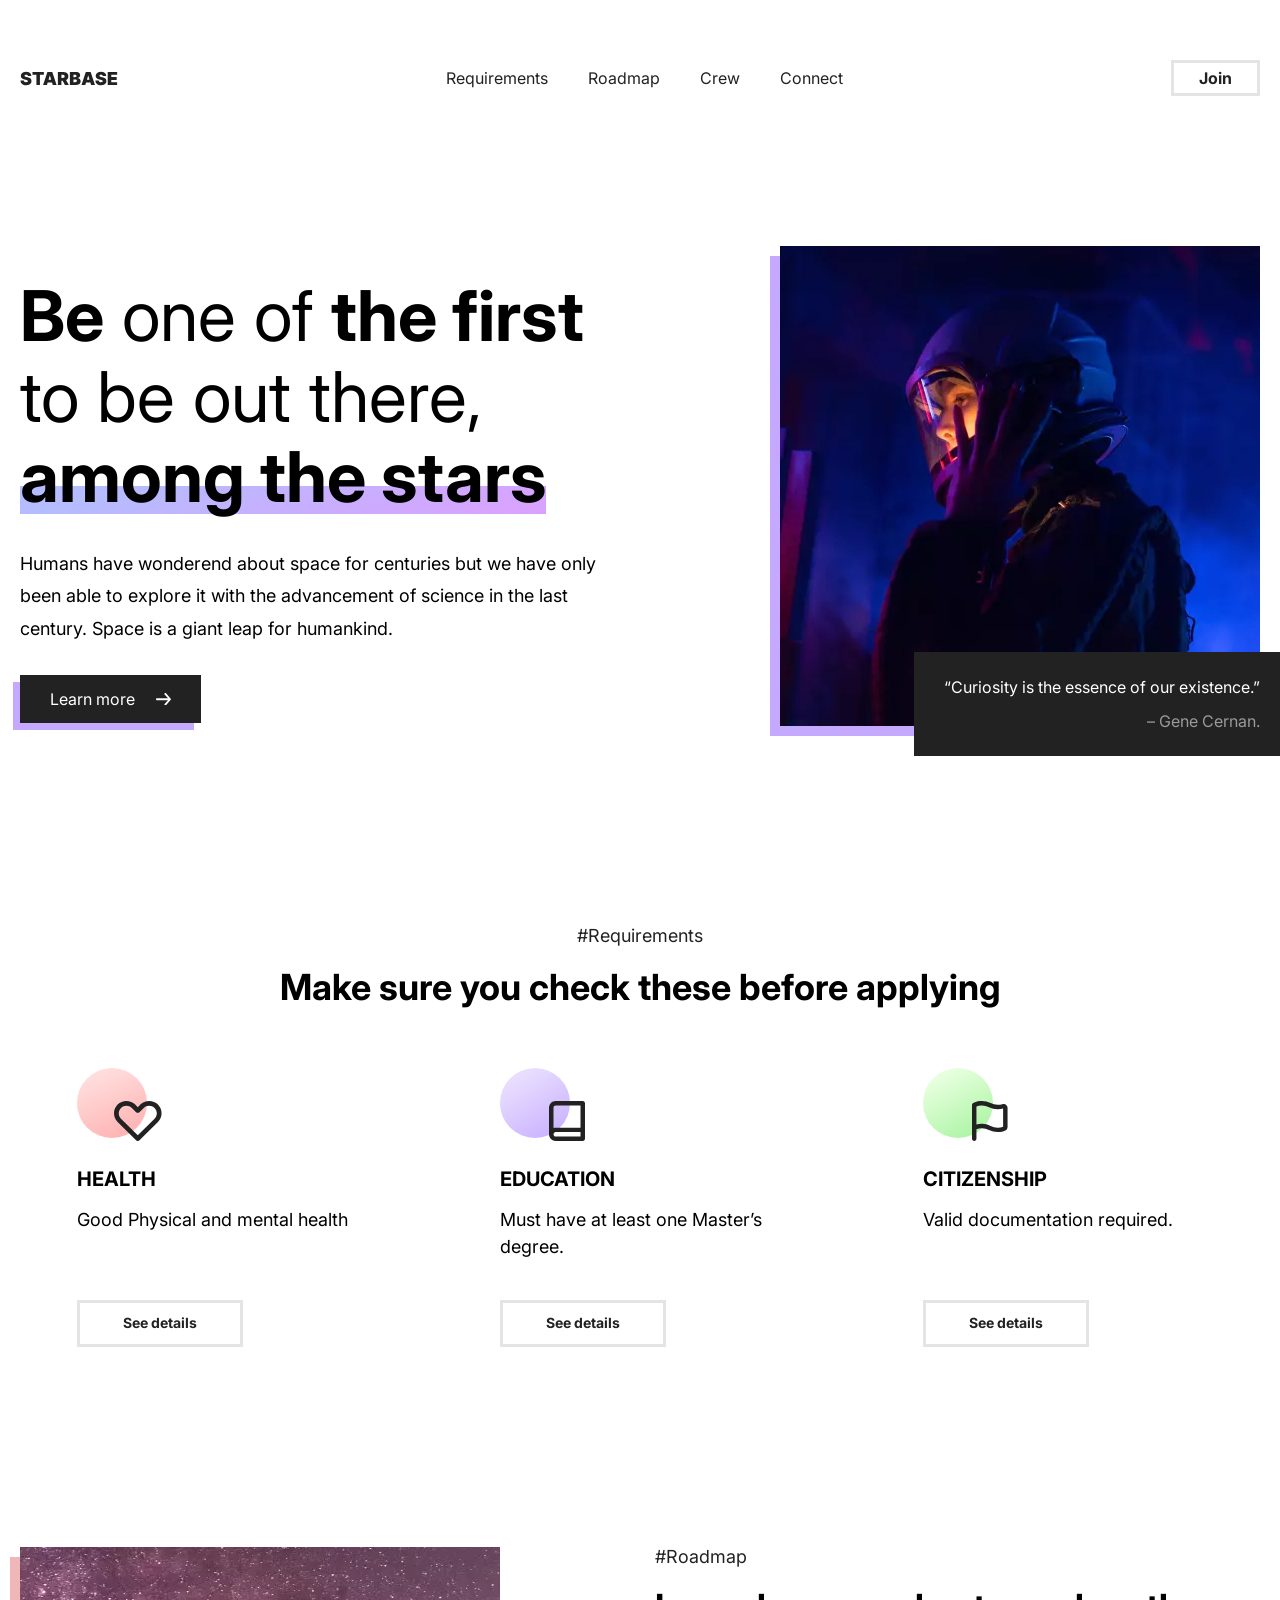
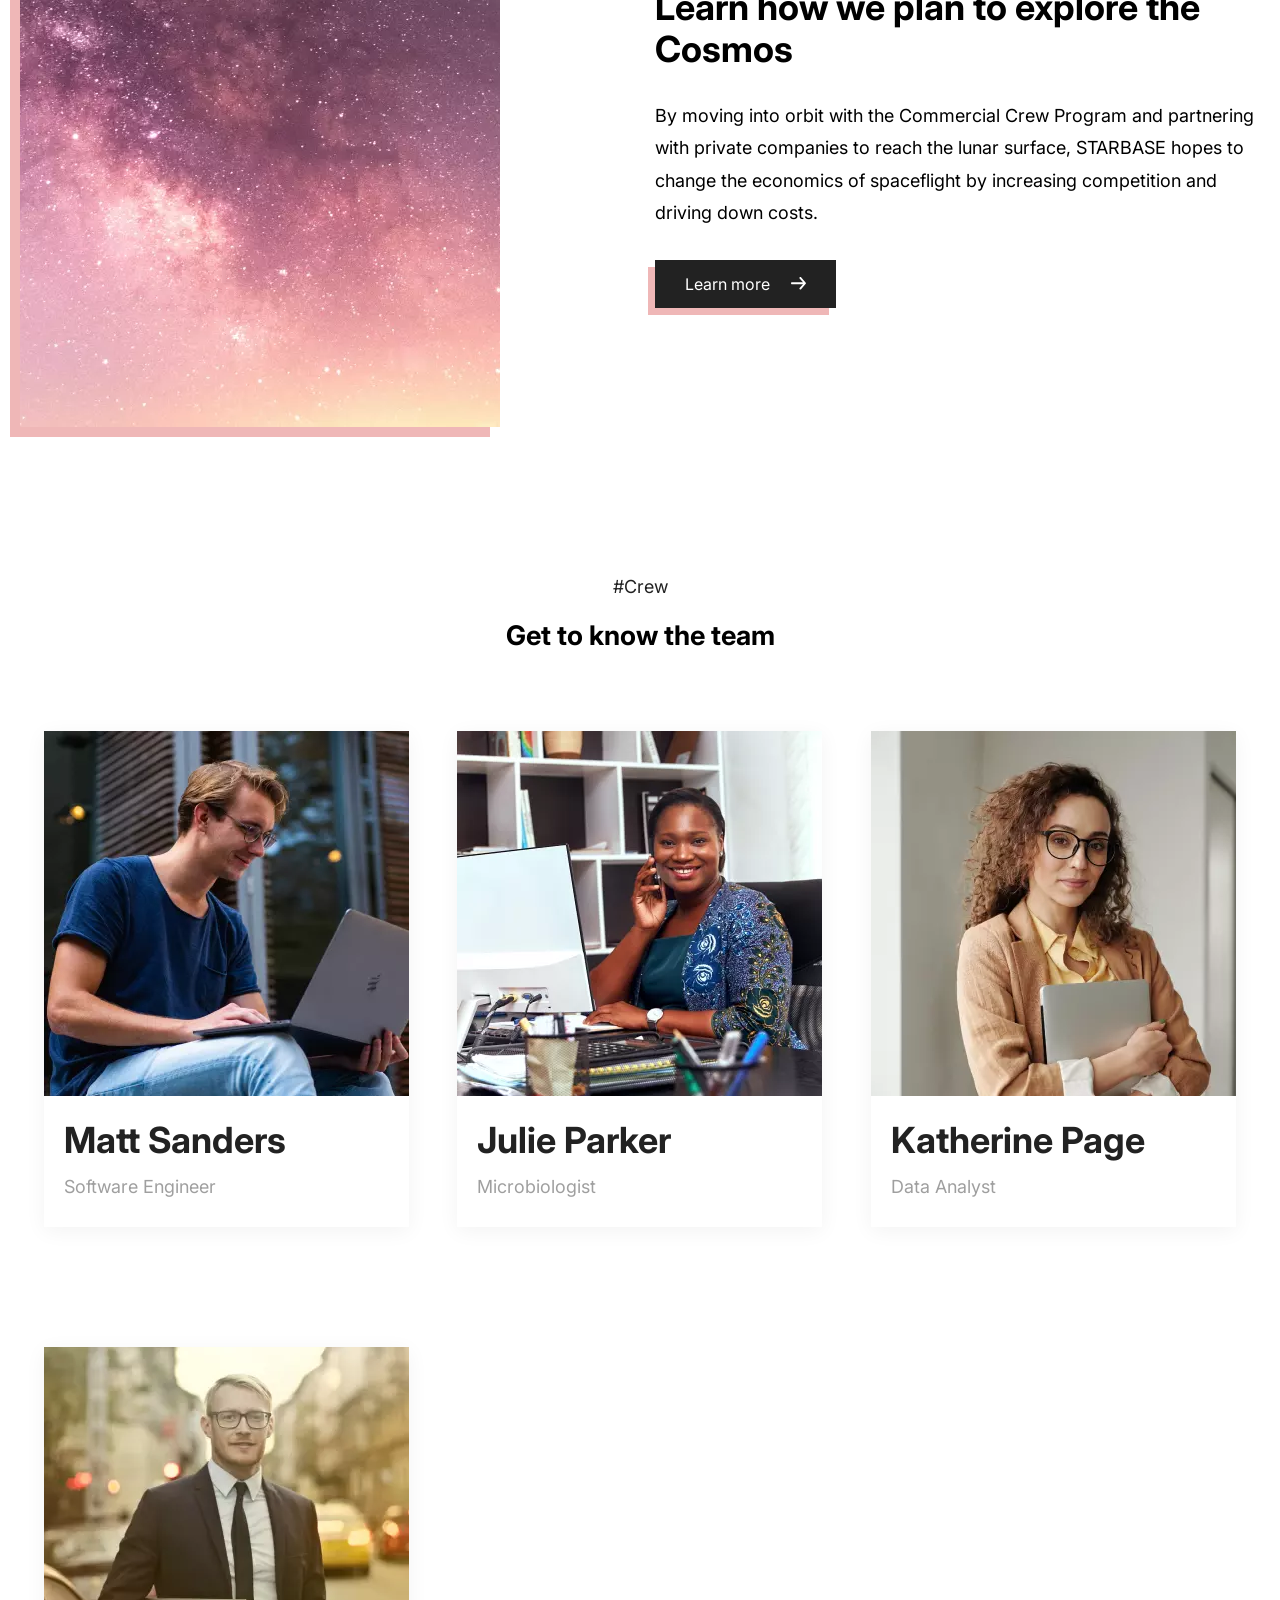
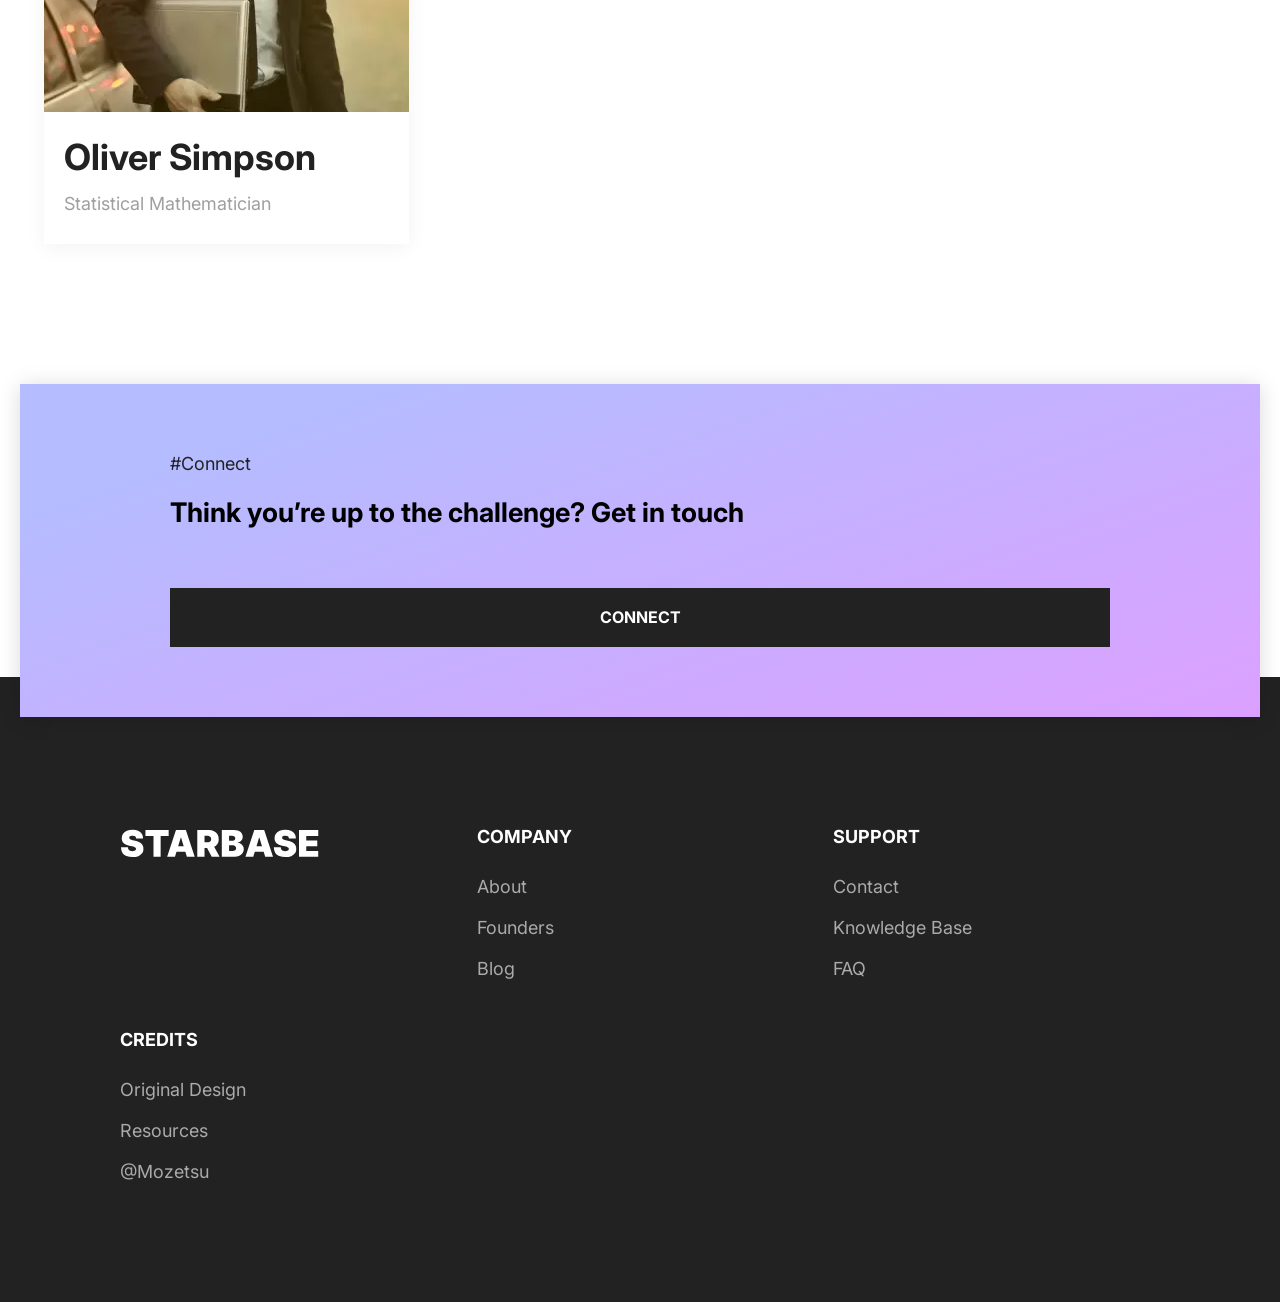
<file: index.html>
<!DOCTYPE html>
<html lang="en">
	<head>
		<meta charset="UTF-8" />
		<meta http-equiv="X-UA-Compatible" content="IE=edge" />
		<meta name="viewport" content="width=device-width, initial-scale=1.0" />
		<title>Starbase</title>
		<link rel="stylesheet" href="css/normalize.css" />
		<link rel="stylesheet" href="css/styles.css" />
		<script defer src="js/main.js"></script>
	</head>
	<body>
		<nav class="navbar container">
			<span class="navbar__logo">
				<svg width="98" height="15" viewBox="0 0 98 15" fill="none" xmlns="http://www.w3.org/2000/svg">
					<path
						d="M7.90057 5C7.86648 4.57386 7.70668 4.24148 7.42116 4.00284C7.13991 3.7642 6.71165 3.64489 6.13636 3.64489C5.76989 3.64489 5.46946 3.68963 5.23509 3.77912C5.00497 3.86435 4.83452 3.98153 4.72372 4.13068C4.61293 4.27983 4.5554 4.45028 4.55114 4.64205C4.54261 4.79972 4.57031 4.94247 4.63423 5.07031C4.70242 5.19389 4.80895 5.30682 4.95384 5.40909C5.09872 5.5071 5.28409 5.59659 5.50994 5.67756C5.7358 5.75852 6.00426 5.83097 6.31534 5.89489L7.3892 6.125C8.11364 6.27841 8.73366 6.48082 9.24929 6.73224C9.76491 6.98366 10.1868 7.27983 10.5149 7.62074C10.843 7.95739 11.0838 8.33665 11.2372 8.75852C11.3949 9.1804 11.4759 9.64062 11.4801 10.1392C11.4759 11 11.2607 11.7287 10.8345 12.3253C10.4084 12.9219 9.79901 13.3757 9.00639 13.6868C8.21804 13.9979 7.26989 14.1534 6.16193 14.1534C5.02415 14.1534 4.03125 13.9851 3.18324 13.6484C2.33949 13.3118 1.68324 12.794 1.21449 12.0952C0.75 11.392 0.515625 10.4929 0.511364 9.39773H3.88636C3.90767 9.7983 4.00781 10.1349 4.18679 10.4077C4.36577 10.6804 4.61719 10.8871 4.94105 11.0277C5.26918 11.1683 5.65909 11.2386 6.1108 11.2386C6.49006 11.2386 6.80753 11.1918 7.06321 11.098C7.31889 11.0043 7.51278 10.8743 7.64489 10.7081C7.77699 10.5419 7.84517 10.3523 7.84943 10.1392C7.84517 9.93892 7.77912 9.7642 7.65128 9.61506C7.5277 9.46165 7.32315 9.32528 7.03764 9.20597C6.75213 9.08239 6.36648 8.96733 5.88068 8.8608L4.5767 8.57955C3.41761 8.32812 2.50355 7.90838 1.83452 7.32031C1.16974 6.72798 0.839489 5.92045 0.84375 4.89773C0.839489 4.06676 1.06108 3.3402 1.50852 2.71804C1.96023 2.09162 2.58452 1.60369 3.38139 1.25426C4.18253 0.904829 5.10085 0.730113 6.13636 0.730113C7.19318 0.730113 8.10724 0.90696 8.87855 1.26065C9.64986 1.61435 10.2443 2.11293 10.6619 2.75639C11.0838 3.3956 11.2969 4.14347 11.3011 5H7.90057ZM12.4741 3.77273V0.909091H23.8519V3.77273H19.9144V14H16.4116V3.77273H12.4741ZM26.9377 14H23.1025L27.4235 0.909091H32.2814L36.6025 14H32.7672L29.9036 4.5142H29.8013L26.9377 14ZM26.2218 8.83523H33.432V11.4943H26.2218V8.83523ZM37.8633 14V0.909091H43.5138C44.4854 0.909091 45.3356 1.08594 46.0643 1.43963C46.793 1.79332 47.3597 2.30256 47.7646 2.96733C48.1694 3.6321 48.3718 4.42898 48.3718 5.35795C48.3718 6.29545 48.163 7.08594 47.7454 7.7294C47.332 8.37287 46.7504 8.85866 46.0004 9.18679C45.2546 9.51491 44.3832 9.67898 43.386 9.67898H40.011V6.91761H42.6701C43.0877 6.91761 43.4435 6.86648 43.7376 6.7642C44.0359 6.65767 44.2638 6.48935 44.4215 6.25923C44.5835 6.02912 44.6644 5.72869 44.6644 5.35795C44.6644 4.98295 44.5835 4.67827 44.4215 4.44389C44.2638 4.20526 44.0359 4.03054 43.7376 3.91974C43.4435 3.80469 43.0877 3.74716 42.6701 3.74716H41.4173V14H37.8633ZM45.5337 7.99148L48.8065 14H44.9457L41.7496 7.99148H45.5337ZM49.8867 14V0.909091H55.5629C56.56 0.909091 57.3974 1.04332 58.0749 1.31179C58.7567 1.58026 59.2702 1.95952 59.6154 2.44957C59.9648 2.93963 60.1396 3.51704 60.1396 4.18182C60.1396 4.66335 60.033 5.10227 59.82 5.49858C59.6112 5.89489 59.3171 6.22727 58.9379 6.49574C58.5586 6.75994 58.1154 6.94318 57.6083 7.04545V7.1733C58.1708 7.1946 58.6822 7.33736 59.1424 7.60156C59.6026 7.86151 59.9691 8.22159 60.2418 8.68182C60.5146 9.13778 60.6509 9.67472 60.6509 10.2926C60.6509 11.0085 60.4634 11.6456 60.0884 12.2038C59.7177 12.7621 59.1893 13.201 58.5032 13.5206C57.8171 13.8402 56.9989 14 56.0487 14H49.8867ZM53.4407 11.1619H55.1026C55.6992 11.1619 56.1467 11.0511 56.445 10.8295C56.7433 10.6037 56.8924 10.2713 56.8924 9.83239C56.8924 9.52557 56.8221 9.26562 56.6815 9.05256C56.5408 8.83949 56.3406 8.67756 56.0806 8.56676C55.8249 8.45597 55.516 8.40057 55.1538 8.40057H53.4407V11.1619ZM53.4407 6.2017H54.8981C55.2092 6.2017 55.484 6.1527 55.7227 6.05469C55.9613 5.95668 56.1467 5.81605 56.2788 5.63281C56.4151 5.44531 56.4833 5.21733 56.4833 4.94886C56.4833 4.54403 56.3384 4.23508 56.0487 4.02202C55.7589 3.80469 55.3924 3.69602 54.9492 3.69602H53.4407V6.2017ZM65.3107 14H61.4755L65.7965 0.909091H70.6545L74.9755 14H71.1403L68.2766 4.5142H68.1744L65.3107 14ZM64.5948 8.83523H71.805V11.4943H64.5948V8.83523ZM82.7834 5C82.7493 4.57386 82.5895 4.24148 82.304 4.00284C82.0227 3.7642 81.5945 3.64489 81.0192 3.64489C80.6527 3.64489 80.3523 3.68963 80.1179 3.77912C79.8878 3.86435 79.7173 3.98153 79.6065 4.13068C79.4957 4.27983 79.4382 4.45028 79.4339 4.64205C79.4254 4.79972 79.4531 4.94247 79.517 5.07031C79.5852 5.19389 79.6918 5.30682 79.8366 5.40909C79.9815 5.5071 80.1669 5.59659 80.3928 5.67756C80.6186 5.75852 80.8871 5.83097 81.1982 5.89489L82.272 6.125C82.9964 6.27841 83.6165 6.48082 84.1321 6.73224C84.6477 6.98366 85.0696 7.27983 85.3977 7.62074C85.7259 7.95739 85.9666 8.33665 86.12 8.75852C86.2777 9.1804 86.3587 9.64062 86.3629 10.1392C86.3587 11 86.1435 11.7287 85.7173 12.3253C85.2912 12.9219 84.6818 13.3757 83.8892 13.6868C83.1009 13.9979 82.1527 14.1534 81.0447 14.1534C79.907 14.1534 78.9141 13.9851 78.0661 13.6484C77.2223 13.3118 76.5661 12.794 76.0973 12.0952C75.6328 11.392 75.3984 10.4929 75.3942 9.39773H78.7692C78.7905 9.7983 78.8906 10.1349 79.0696 10.4077C79.2486 10.6804 79.5 10.8871 79.8239 11.0277C80.152 11.1683 80.5419 11.2386 80.9936 11.2386C81.3729 11.2386 81.6903 11.1918 81.946 11.098C82.2017 11.0043 82.3956 10.8743 82.5277 10.7081C82.6598 10.5419 82.728 10.3523 82.7322 10.1392C82.728 9.93892 82.6619 9.7642 82.5341 9.61506C82.4105 9.46165 82.206 9.32528 81.9205 9.20597C81.6349 9.08239 81.2493 8.96733 80.7635 8.8608L79.4595 8.57955C78.3004 8.32812 77.3864 7.90838 76.7173 7.32031C76.0526 6.72798 75.7223 5.92045 75.7266 4.89773C75.7223 4.06676 75.9439 3.3402 76.3913 2.71804C76.843 2.09162 77.4673 1.60369 78.2642 1.25426C79.0653 0.904829 79.9837 0.730113 81.0192 0.730113C82.076 0.730113 82.9901 0.90696 83.7614 1.26065C84.5327 1.61435 85.1271 2.11293 85.5447 2.75639C85.9666 3.3956 86.1797 4.14347 86.1839 5H82.7834ZM87.7148 14V0.909091H97.1495V3.77273H91.2688V6.02273H96.6637V8.88636H91.2688V11.1364H97.1239V14H87.7148Z"
						fill="#222222"
					/>
				</svg>
			</span>
			<ul class="navbar__items">
				<li class="navbar__item"><a href="#id-requirements">Requirements</a></li>
				<li class="navbar__item"><a href="#id-roadmap">Roadmap</a></li>
				<li class="navbar__item"><a href="#id-crew">Crew</a></li>
				<li class="navbar__item"><a href="#id-connect">Connect</a></li>
				<li class="navbar__item btn btn__classic btn__join-mobile"><a href="#">Join</a></li>
			</ul>
			<a
				class="navbar__btn btn btn__classic btn__join-desktop"
				href="https://github.com/Mozetsu/starbase"
				target="_blank"
				>Join</a
			>
			<a class="navbar__btn btn btn__burguer" href="#">
				<svg width="30" height="21" viewBox="0 0 38 21" fill="none" xmlns="http://www.w3.org/2000/svg">
					<rect x="11" width="27" height="5" fill="#222222" />
					<rect y="16" width="38" height="5" fill="#222222" />
				</svg>
			</a>
		</nav>
		<section class="hero container grid--1x2">
			<section class="hero__text">
				<p class="header">
					<span class="text-bold">Be</span> one of <span class="text-bold">the first</span> to be out there,
					<span class="text-bold magic-underline">among the stars</span>
				</p>
				<p class="paragraph">
					Humans have wonderend about space for centuries but we have only been able to explore it with the advancement
					of science in the last century. Space is a giant leap for humankind.
				</p>
				<a class="btn btn__dark btn--shadow01" href="#"
					>Learn more
					<span class="arrow-container"
						><svg
							class="arrow"
							width="48"
							height="40"
							viewBox="0 0 48 40"
							fill="none"
							xmlns="http://www.w3.org/2000/svg"
						>
							<path
								class="arrow__light"
								d="M2.99107 22.8551H38.4652L27.6076 35.3111C27.3562 35.6 27.1668 35.9334 27.0503 36.2921C26.9338 36.6509 26.8924 37.0281 26.9286 37.4022C27.0015 38.1576 27.3856 38.8544 27.9964 39.3393C28.6073 39.8243 29.3947 40.0576 30.1857 39.9879C30.9766 39.9183 31.7061 39.5514 32.2138 38.9679L47.1692 21.8266C47.2698 21.6903 47.3598 21.547 47.4384 21.3981C47.4384 21.2552 47.5879 21.1695 47.6478 21.0267C47.7833 20.6991 47.8543 20.3504 47.8571 19.9982C47.8543 19.646 47.7833 19.2973 47.6478 18.9697C47.6478 18.8269 47.4982 18.7412 47.4384 18.5983C47.3598 18.4494 47.2698 18.3061 47.1692 18.1698L32.2138 1.02849C31.9326 0.705992 31.5804 0.446643 31.1824 0.268885C30.7843 0.0911263 30.3501 -0.000676145 29.9107 5.45768e-06C29.2118 -0.00129875 28.5346 0.231181 27.9964 0.657089C27.6936 0.896923 27.4432 1.19147 27.2597 1.52386C27.0762 1.85625 26.9631 2.21995 26.927 2.59414C26.8909 2.96833 26.9324 3.34564 27.0492 3.70448C27.166 4.06331 27.3557 4.39662 27.6076 4.6853L38.4652 17.1413H2.99107C2.19779 17.1413 1.437 17.4423 0.876065 17.9781C0.31513 18.5139 0 19.2405 0 19.9982C0 20.7559 0.31513 21.4826 0.876065 22.0183C1.437 22.5541 2.19779 22.8551 2.99107 22.8551Z"
								fill="#222222"
							/>
						</svg>
					</span>
				</a>
			</section>
			<section class="hero__frame shadow-accent01">
				<picture class="frame">
					<source
						type="image/webp"
						srcset="images/astronaut.webp 1x, images/astronaut@2x.webp 2x, images/astronaut@3x.webp 3x"
					/>
					<source
						type="image/png"
						srcset="images/astronaut.png 1x, images/astronaut@2x.png 2x, images/astronaut@3x.png 3x"
					/>
					<img class="image" src="images/astronaut.png" alt="An astronaut holding his helmet." />
				</picture>
				<section class="quote">
					<p class="quote__text">“Curiosity is the essence of our existence.”</p>
					<p class="quote__author">– Gene Cernan.</p>
				</section>
			</section>
		</section>
		<section class="requirements container">
			<section class="requirements__header">
				<a id="id-requirements" href="#" class="hashtag">#Requirements</a>
				<h1 class="title">Make sure you check these before applying</h1>
			</section>
			<section class="requirements__body grid--1x3">
				<section class="card">
					<section class="card__logo card--health"></section>
					<p class="card__header">Health</p>
					<p class="card__body">Good Physical and mental health</p>
					<a class="btn btn__classic">See details</a>
				</section>
				<section class="card">
					<section class="card__logo card--education"></section>
					<p class="card__header">Education</p>
					<p class="card__body">Must have at least one Master’s degree.</p>
					<a class="btn btn__classic">See details</a>
				</section>
				<section class="card">
					<section class="card__logo card--citizenship"></section>
					<p class="card__header">Citizenship</p>
					<p class="card__body">Valid documentation required.</p>
					<a class="btn btn__classic">See details</a>
				</section>
			</section>
		</section>
		<section class="hero container grid--1x2">
			<section class="hero__frame grid--start shadow-accent02">
				<picture class="frame">
					<source
						type="image/webp"
						srcset="images/galaxy.webp 1x, images/galaxy@2x.webp 2x, images/galaxy@3x.webp 3x"
					/>
					<source type="image/png" srcset="images/galaxy.png 1x, images/galaxy@2x.png 2x, images/galaxy@3x.png 3x" />
					<img class="image" src="images/galaxy.png" alt="Galaxy with plenty stars." />
				</picture>
			</section>
			<section class="hero__text">
				<a id="id-roadmap" href="#" class="hashtag">#Roadmap</a>
				<h1 class="header--2">
					Learn how <span class="text-bold">we</span> plan to
					<span class="text-bold">explore the Cosmos</span>
				</h1>
				<p class="paragraph">
					By moving into orbit with the Commercial Crew Program and partnering with private companies to reach the lunar
					surface, STARBASE hopes to change the economics of spaceflight by increasing competition and driving down
					costs.
				</p>
				<a class="btn btn__dark btn--shadow02" href="#"
					>Learn more
					<span class="arrow-container"
						><svg
							class="arrow"
							width="48"
							height="40"
							viewBox="0 0 48 40"
							fill="none"
							xmlns="http://www.w3.org/2000/svg"
						>
							<path
								class="arrow__light"
								d="M2.99107 22.8551H38.4652L27.6076 35.3111C27.3562 35.6 27.1668 35.9334 27.0503 36.2921C26.9338 36.6509 26.8924 37.0281 26.9286 37.4022C27.0015 38.1576 27.3856 38.8544 27.9964 39.3393C28.6073 39.8243 29.3947 40.0576 30.1857 39.9879C30.9766 39.9183 31.7061 39.5514 32.2138 38.9679L47.1692 21.8266C47.2698 21.6903 47.3598 21.547 47.4384 21.3981C47.4384 21.2552 47.5879 21.1695 47.6478 21.0267C47.7833 20.6991 47.8543 20.3504 47.8571 19.9982C47.8543 19.646 47.7833 19.2973 47.6478 18.9697C47.6478 18.8269 47.4982 18.7412 47.4384 18.5983C47.3598 18.4494 47.2698 18.3061 47.1692 18.1698L32.2138 1.02849C31.9326 0.705992 31.5804 0.446643 31.1824 0.268885C30.7843 0.0911263 30.3501 -0.000676145 29.9107 5.45768e-06C29.2118 -0.00129875 28.5346 0.231181 27.9964 0.657089C27.6936 0.896923 27.4432 1.19147 27.2597 1.52386C27.0762 1.85625 26.9631 2.21995 26.927 2.59414C26.8909 2.96833 26.9324 3.34564 27.0492 3.70448C27.166 4.06331 27.3557 4.39662 27.6076 4.6853L38.4652 17.1413H2.99107C2.19779 17.1413 1.437 17.4423 0.876065 17.9781C0.31513 18.5139 0 19.2405 0 19.9982C0 20.7559 0.31513 21.4826 0.876065 22.0183C1.437 22.5541 2.19779 22.8551 2.99107 22.8551Z"
								fill="#222222"
							/>
						</svg>
					</span>
				</a>
			</section>
		</section>
		<section class="crew container">
			<section class="crew__header">
				<a id="id-crew" href="#" class="hashtag">#Crew</a>
				<h2 class="header">Get to know the team</h2>
			</section>
			<section class="crew__body">
				<article class="profile-card">
					<picture class="profile-card__header">
						<source
							type="image/webp"
							srcset="
								images/profile-photo-1.webp    1x,
								images/profile-photo-1@2x.webp 2x,
								images/profile-photo-1@3x.webp 3x
							"
						/>
						<source
							type="image/png"
							srcset="images/profile-photo-1.png 1x, images/profile-photo-1@2x.png 2x, images/profile-photo-1@3x.png 3x"
						/>
						<img src="image/profile-photo-1.png" alt="Person with a computer." />
					</picture>
					<section class="profile-card__body">
						<p class="profile-name">Matt Sanders</p>
						<p class="profile-position">Software Engineer</p>
					</section>
				</article>
				<article class="profile-card">
					<picture class="profile-card__header">
						<source
							type="image/webp"
							srcset="
								images/profile-photo-2.webp    1x,
								images/profile-photo-2@2x.webp 2x,
								images/profile-photo-2@3x.webp 3x
							"
						/>
						<source
							type="image/png"
							srcset="images/profile-photo-2.png 1x, images/profile-photo-2@2x.png 2x, images/profile-photo-2@3x.png 3x"
						/>
						<img src="image/profile-photo-2.png" alt="Person in an office smiling." />
					</picture>
					<section class="profile-card__body">
						<p class="profile-name">Julie Parker</p>
						<p class="profile-position">Microbiologist</p>
					</section>
				</article>
				<article class="profile-card">
					<picture class="profile-card__header">
						<source
							type="image/webp"
							srcset="
								images/profile-photo-3.webp    1x,
								images/profile-photo-3@2x.webp 2x,
								images/profile-photo-3@3x.webp 3x
							"
						/>
						<source
							type="image/png"
							srcset="images/profile-photo-3.png 1x, images/profile-photo-3@2x.png 2x, images/profile-photo-3@3x.png 3x"
						/>
						<img src="image/profile-photo-3.png" alt="Person holding a laptop computer." />
					</picture>
					<section class="profile-card__body">
						<p class="profile-name">Katherine Page</p>
						<p class="profile-position">Data Analyst</p>
					</section>
				</article>
				<article class="profile-card">
					<picture class="profile-card__header">
						<source
							type="image/webp"
							srcset="
								images/profile-photo-4.webp    1x,
								images/profile-photo-4@2x.webp 2x,
								images/profile-photo-4@3x.webp 3x
							"
						/>
						<source
							type="image/png"
							srcset="images/profile-photo-4.png 1x, images/profile-photo-4@2x.png 2x, images/profile-photo-4@3x.png 3x"
						/>
						<img src="image/profile-photo-4.png" alt="Person holding files." />
					</picture>
					<section class="profile-card__body">
						<p class="profile-name">Oliver Simpson</p>
						<p class="profile-position">Statistical Mathematician</p>
					</section>
				</article>
			</section>
			<section class="callout">
				<a id="id-connect" href="#" class="hashtag">#Connect</a>
				<h2 class="header">Think you’re up to the challenge? Get in touch</h2>
				<a class="btn btn__dark" href="#">Connect</a>
			</section>
		</section>
		<footer>
			<section class="container grid--1x3">
				<span class="logo">
					<svg width="200" height="33" viewBox="0 0 98 15" fill="none" xmlns="http://www.w3.org/2000/svg">
						<path
							d="M7.90057 5C7.86648 4.57386 7.70668 4.24148 7.42116 4.00284C7.13991 3.7642 6.71165 3.64489 6.13636 3.64489C5.76989 3.64489 5.46946 3.68963 5.23509 3.77912C5.00497 3.86435 4.83452 3.98153 4.72372 4.13068C4.61293 4.27983 4.5554 4.45028 4.55114 4.64205C4.54261 4.79972 4.57031 4.94247 4.63423 5.07031C4.70242 5.19389 4.80895 5.30682 4.95384 5.40909C5.09872 5.5071 5.28409 5.59659 5.50994 5.67756C5.7358 5.75852 6.00426 5.83097 6.31534 5.89489L7.3892 6.125C8.11364 6.27841 8.73366 6.48082 9.24929 6.73224C9.76491 6.98366 10.1868 7.27983 10.5149 7.62074C10.843 7.95739 11.0838 8.33665 11.2372 8.75852C11.3949 9.1804 11.4759 9.64062 11.4801 10.1392C11.4759 11 11.2607 11.7287 10.8345 12.3253C10.4084 12.9219 9.79901 13.3757 9.00639 13.6868C8.21804 13.9979 7.26989 14.1534 6.16193 14.1534C5.02415 14.1534 4.03125 13.9851 3.18324 13.6484C2.33949 13.3118 1.68324 12.794 1.21449 12.0952C0.75 11.392 0.515625 10.4929 0.511364 9.39773H3.88636C3.90767 9.7983 4.00781 10.1349 4.18679 10.4077C4.36577 10.6804 4.61719 10.8871 4.94105 11.0277C5.26918 11.1683 5.65909 11.2386 6.1108 11.2386C6.49006 11.2386 6.80753 11.1918 7.06321 11.098C7.31889 11.0043 7.51278 10.8743 7.64489 10.7081C7.77699 10.5419 7.84517 10.3523 7.84943 10.1392C7.84517 9.93892 7.77912 9.7642 7.65128 9.61506C7.5277 9.46165 7.32315 9.32528 7.03764 9.20597C6.75213 9.08239 6.36648 8.96733 5.88068 8.8608L4.5767 8.57955C3.41761 8.32812 2.50355 7.90838 1.83452 7.32031C1.16974 6.72798 0.839489 5.92045 0.84375 4.89773C0.839489 4.06676 1.06108 3.3402 1.50852 2.71804C1.96023 2.09162 2.58452 1.60369 3.38139 1.25426C4.18253 0.904829 5.10085 0.730113 6.13636 0.730113C7.19318 0.730113 8.10724 0.90696 8.87855 1.26065C9.64986 1.61435 10.2443 2.11293 10.6619 2.75639C11.0838 3.3956 11.2969 4.14347 11.3011 5H7.90057ZM12.4741 3.77273V0.909091H23.8519V3.77273H19.9144V14H16.4116V3.77273H12.4741ZM26.9377 14H23.1025L27.4235 0.909091H32.2814L36.6025 14H32.7672L29.9036 4.5142H29.8013L26.9377 14ZM26.2218 8.83523H33.432V11.4943H26.2218V8.83523ZM37.8633 14V0.909091H43.5138C44.4854 0.909091 45.3356 1.08594 46.0643 1.43963C46.793 1.79332 47.3597 2.30256 47.7646 2.96733C48.1694 3.6321 48.3718 4.42898 48.3718 5.35795C48.3718 6.29545 48.163 7.08594 47.7454 7.7294C47.332 8.37287 46.7504 8.85866 46.0004 9.18679C45.2546 9.51491 44.3832 9.67898 43.386 9.67898H40.011V6.91761H42.6701C43.0877 6.91761 43.4435 6.86648 43.7376 6.7642C44.0359 6.65767 44.2638 6.48935 44.4215 6.25923C44.5835 6.02912 44.6644 5.72869 44.6644 5.35795C44.6644 4.98295 44.5835 4.67827 44.4215 4.44389C44.2638 4.20526 44.0359 4.03054 43.7376 3.91974C43.4435 3.80469 43.0877 3.74716 42.6701 3.74716H41.4173V14H37.8633ZM45.5337 7.99148L48.8065 14H44.9457L41.7496 7.99148H45.5337ZM49.8867 14V0.909091H55.5629C56.56 0.909091 57.3974 1.04332 58.0749 1.31179C58.7567 1.58026 59.2702 1.95952 59.6154 2.44957C59.9648 2.93963 60.1396 3.51704 60.1396 4.18182C60.1396 4.66335 60.033 5.10227 59.82 5.49858C59.6112 5.89489 59.3171 6.22727 58.9379 6.49574C58.5586 6.75994 58.1154 6.94318 57.6083 7.04545V7.1733C58.1708 7.1946 58.6822 7.33736 59.1424 7.60156C59.6026 7.86151 59.9691 8.22159 60.2418 8.68182C60.5146 9.13778 60.6509 9.67472 60.6509 10.2926C60.6509 11.0085 60.4634 11.6456 60.0884 12.2038C59.7177 12.7621 59.1893 13.201 58.5032 13.5206C57.8171 13.8402 56.9989 14 56.0487 14H49.8867ZM53.4407 11.1619H55.1026C55.6992 11.1619 56.1467 11.0511 56.445 10.8295C56.7433 10.6037 56.8924 10.2713 56.8924 9.83239C56.8924 9.52557 56.8221 9.26562 56.6815 9.05256C56.5408 8.83949 56.3406 8.67756 56.0806 8.56676C55.8249 8.45597 55.516 8.40057 55.1538 8.40057H53.4407V11.1619ZM53.4407 6.2017H54.8981C55.2092 6.2017 55.484 6.1527 55.7227 6.05469C55.9613 5.95668 56.1467 5.81605 56.2788 5.63281C56.4151 5.44531 56.4833 5.21733 56.4833 4.94886C56.4833 4.54403 56.3384 4.23508 56.0487 4.02202C55.7589 3.80469 55.3924 3.69602 54.9492 3.69602H53.4407V6.2017ZM65.3107 14H61.4755L65.7965 0.909091H70.6545L74.9755 14H71.1403L68.2766 4.5142H68.1744L65.3107 14ZM64.5948 8.83523H71.805V11.4943H64.5948V8.83523ZM82.7834 5C82.7493 4.57386 82.5895 4.24148 82.304 4.00284C82.0227 3.7642 81.5945 3.64489 81.0192 3.64489C80.6527 3.64489 80.3523 3.68963 80.1179 3.77912C79.8878 3.86435 79.7173 3.98153 79.6065 4.13068C79.4957 4.27983 79.4382 4.45028 79.4339 4.64205C79.4254 4.79972 79.4531 4.94247 79.517 5.07031C79.5852 5.19389 79.6918 5.30682 79.8366 5.40909C79.9815 5.5071 80.1669 5.59659 80.3928 5.67756C80.6186 5.75852 80.8871 5.83097 81.1982 5.89489L82.272 6.125C82.9964 6.27841 83.6165 6.48082 84.1321 6.73224C84.6477 6.98366 85.0696 7.27983 85.3977 7.62074C85.7259 7.95739 85.9666 8.33665 86.12 8.75852C86.2777 9.1804 86.3587 9.64062 86.3629 10.1392C86.3587 11 86.1435 11.7287 85.7173 12.3253C85.2912 12.9219 84.6818 13.3757 83.8892 13.6868C83.1009 13.9979 82.1527 14.1534 81.0447 14.1534C79.907 14.1534 78.9141 13.9851 78.0661 13.6484C77.2223 13.3118 76.5661 12.794 76.0973 12.0952C75.6328 11.392 75.3984 10.4929 75.3942 9.39773H78.7692C78.7905 9.7983 78.8906 10.1349 79.0696 10.4077C79.2486 10.6804 79.5 10.8871 79.8239 11.0277C80.152 11.1683 80.5419 11.2386 80.9936 11.2386C81.3729 11.2386 81.6903 11.1918 81.946 11.098C82.2017 11.0043 82.3956 10.8743 82.5277 10.7081C82.6598 10.5419 82.728 10.3523 82.7322 10.1392C82.728 9.93892 82.6619 9.7642 82.5341 9.61506C82.4105 9.46165 82.206 9.32528 81.9205 9.20597C81.6349 9.08239 81.2493 8.96733 80.7635 8.8608L79.4595 8.57955C78.3004 8.32812 77.3864 7.90838 76.7173 7.32031C76.0526 6.72798 75.7223 5.92045 75.7266 4.89773C75.7223 4.06676 75.9439 3.3402 76.3913 2.71804C76.843 2.09162 77.4673 1.60369 78.2642 1.25426C79.0653 0.904829 79.9837 0.730113 81.0192 0.730113C82.076 0.730113 82.9901 0.90696 83.7614 1.26065C84.5327 1.61435 85.1271 2.11293 85.5447 2.75639C85.9666 3.3956 86.1797 4.14347 86.1839 5H82.7834ZM87.7148 14V0.909091H97.1495V3.77273H91.2688V6.02273H96.6637V8.88636H91.2688V11.1364H97.1239V14H87.7148Z"
							fill="#ffffff"
						/>
					</svg>
				</span>
				<section class="footer__list">
					<header class="header">Company</header>
					<ul class="item">
						<a href="#">About</a>
					</ul>
					<ul class="item">
						<a href="#">Founders</a>
					</ul>
					<ul class="item">
						<a href="#">Blog</a>
					</ul>
				</section>
				<section class="footer__list">
					<header class="header">Support</header>
					<ul class="item">
						<a href="#">Contact</a>
					</ul>
					<ul class="item">
						<a href="#">Knowledge Base</a>
					</ul>
					<ul class="item">
						<a href="#">FAQ</a>
					</ul>
				</section>
				<section class="footer__list">
					<header class="header">Credits</header>
					<ul class="item">
						<a target="_blank" href="https://dribbble.com/shots/17065504-Digital-agency-landing-page-design"
							>Original Design</a
						>
					</ul>
					<ul class="item">
						<a target="_blank" href="https://github.com/Mozetsu/starbase/blob/main/RESOURCES.md">Resources</a>
					</ul>
					<ul class="item">
						<a target="_blank" href="https://github.com/Mozetsu">@Mozetsu</a>
					</ul>
				</section>
			</section>
		</footer>
	</body>
</html>
</file>
<file: css/styles.css>
@import url("https://fonts.googleapis.com/css2?family=Inter:wght@400;700&display=swap");
/* navbar: button border */
/* footer: list items */
/* crew: profile cards description */
/* hero: quote name */
/* anchor tags */
/* profile cards description */
/* primary */
/* classic button gradient */
/* magic underline */
/* crew section background */
/* callout */
/* Profile cards */
/* Callout */
.text-bold {
  font-weight: 700;
}

.magic-underline {
  background-image: linear-gradient(160.64deg, #b5bcff 16.7%, #e09dff 109.55%);
  background-repeat: no-repeat;
  background-size: 100% 0.4em;
  background-position: 0 90%;
}

.container {
  position: relative;
  margin: 0 auto;
  max-width: 1250px;
  padding: 0 2rem;
}

.no-scroll {
  overflow: hidden;
}

.arrow {
  margin-left: 1.7rem;
  width: 15px;
  height: auto;
}

.arrow__light {
  fill: #fff;
}

.arrow__dark {
  fill: #222;
}

html,
body {
  height: 100%;
}

html {
  font-size: 62.5%;
  scroll-behavior: smooth;
}

body {
  font-family: "Inter", -apple-system, BlinkMacSystemFont, "Segoe UI", Roboto, Oxygen, Ubuntu, Cantarell, "Open Sans", "Helvetica Neue", sans-serif;
  font-size: 1.8rem;
  font-weight: 400;
  overflow-x: hidden;
}

ul {
  list-style: none;
  margin: 0;
  padding: 0;
}

a {
  color: #222;
  text-decoration: none;
}

.btn {
  border: none;
  display: inline-block;
  font-size: 1.6rem;
  font-weight: 700;
  padding: 0.6rem 2.5rem;
  text-align: center;
  cursor: pointer;
}

.btn__classic {
  background-color: #fff;
  border: 3px solid #e4e4e4;
}
.btn__classic:hover {
  background: linear-gradient(97.69deg, #ffeaea 0%, #e3e0fd 100%);
  border: 3px solid #ffe8e8;
  box-shadow: -7px 7px 0 0 #222;
}

.btn__dark {
  background-color: #222;
  color: #fff;
  font-weight: 400;
  padding: 1.5rem 3rem;
  text-align: center;
}

.btn__dark--uppercase {
  background-color: #222;
  color: #fff;
  font-weight: 700;
  padding: 1rem 3rem;
  text-transform: uppercase;
  text-align: center;
}

.btn--shadow01 {
  box-shadow: -7px 7px 0 0 #c4a9ff;
}

.btn--shadow02 {
  box-shadow: -7px 7px 0 0 #efb7b7;
}

@media screen and (max-width: 1040px) {
  .navbar .btn__burguer {
    padding: 0;
  }
}
.callout {
  position: relative;
  top: 40px;
  padding: 7rem 15rem;
  background: linear-gradient(160.64deg, #b5bcff 16.7%, #e09dff 109.55%);
  box-shadow: 0px 2px 20px rgba(0, 0, 0, 0.15);
}

.callout .btn {
  margin-top: 6rem;
  padding: 2rem;
  display: block;
  text-transform: uppercase;
  font-weight: 700;
}

@media screen and (max-width: 950px) {
  .callout {
    padding: 8vw 15vw;
  }

  .callout .header {
    font-size: 3.6vw;
  }

  .callout .btn {
    margin-top: 6vw;
  }
}
.card {
  width: 100%;
  max-width: 280px;
  display: flex;
  flex-direction: column;
  height: 100%;
}

.card__logo {
  border-radius: 100%;
  border: none;
  height: 70px;
  position: relative;
  width: 70px;
}

.card__header {
  font-size: 2rem;
  font-weight: 700;
  text-transform: uppercase;
  margin: 3rem 0 1.5rem 0;
}

.card__body {
  display: inline-block;
  margin: 0 0 4rem 0;
  line-height: 1.5;
  flex-grow: 1;
}

.card .btn {
  padding: 1.2rem 2rem;
  font-size: 1.4rem;
  max-width: 120px;
}

.card--health {
  background: linear-gradient(155.27deg, #ffdddd 15.77%, #ffa9a9 105.87%);
}
.card--health::after {
  content: url(../svg/heart.svg);
}

.card--education {
  background: linear-gradient(148.44deg, #e8ddff 19.03%, #c4a9ff 104.35%);
}
.card--education::after {
  content: url(../svg/book.svg);
}

.card--citizenship {
  background: linear-gradient(150.75deg, #e6ffdd 17.95%, #9ef197 108.17%);
}
.card--citizenship::after {
  content: url(../svg/flag.svg);
}

.card--health::after,
.card--education::after,
.card--citizenship::after {
  bottom: -7px;
  position: absolute;
  right: -15px;
}

@media screen and (max-width: 740px) {
  .card {
    max-width: 350px;
  }
  .card .btn {
    margin-top: 1rem;
  }
}
.grid--1x2 {
  display: grid;
  gap: 3rem;
  grid-template-columns: repeat(2, 1fr);
}

.grid--1x3 {
  display: grid;
  gap: 3rem;
  grid-template-columns: repeat(3, 1fr);
  justify-items: center;
}

footer .grid--1x3 {
  justify-items: start;
  column-gap: 3rem;
  grid-template-columns: repeat(auto-fit, minmax(250px, 1fr));
}

@media screen and (max-width: 1040px) {
  .grid--1x2 {
    grid-template-columns: repeat(1, 1fr);
    gap: 7rem;
  }

  .grid--1x3 {
    grid-template-columns: repeat(2, 1fr);
    gap: 8rem;
  }
}
@media screen and (max-width: 740px) {
  .grid--1x3 {
    grid-template-columns: repeat(1, 1fr);
    gap: 8rem;
  }
}
.footer__list .header {
  color: #fff;
  font-weight: 700;
  text-transform: uppercase;
  margin-bottom: 3rem;
}
.footer__list .item {
  margin-bottom: 2rem;
}
.footer__list .item a {
  color: #aaa;
}

.profile-card {
  box-shadow: 0px 4px 20px rgba(0, 0, 0, 0.05);
  max-width: 365px;
}
.profile-card .profile-card__body {
  padding: 2rem 2rem 3rem;
  color: #222;
}
.profile-card .profile-name {
  font-size: 3.6rem;
  font-weight: 700;
  margin: 0 0 1.5rem 0;
}
.profile-card .profile-position {
  margin: 0;
  color: #9f9f9f;
}

.profile-card__header img {
  width: 100%;
}

@media screen and (max-width: 370px) {
  .profile-card {
    width: 90%;
  }
}
.navbar,
.navbar__logo,
.navbar__items,
.navbar__btn {
  display: flex;
}

.navbar {
  font-size: 1.6rem;
  margin-top: 6rem;
  margin-bottom: 6rem;
  position: relative;
}
.navbar .navbar__logo {
  align-items: center;
}
.navbar .navbar__items {
  display: flex;
  flex-grow: 1;
  justify-content: center;
  align-items: center;
  background-color: #fff;
}
.navbar .navbar__item {
  margin: 0 2rem;
}
.navbar .navbar__btn {
  align-items: center;
}
.navbar .btn__join-mobile {
  display: none;
}
.navbar .btn__burguer {
  display: none;
}

@media screen and (max-width: 1040px) {
  .navbar {
    max-width: 780px;
  }
}
@media screen and (max-width: 770px) {
  .navbar {
    font-size: 2rem;
    justify-content: space-between;
  }
  .navbar .navbar__items {
    display: none;
    flex-direction: column;
    height: 100vh;
    justify-content: center;
    left: 0;
    padding: 0;
    position: absolute;
    top: 0;
    width: 100%;
    z-index: 1;
  }
  .navbar .items--expanded {
    display: flex;
  }
  .navbar .items--expanded::before {
    content: "";
    position: absolute;
    width: 100vw;
    height: 100vh;
    background-color: #fff;
    z-index: -1;
  }
  .navbar .navbar__item {
    margin: 3rem 0;
  }
  .navbar .btn__join-desktop {
    display: none;
  }
  .navbar .btn__join-mobile {
    display: inline;
  }
  .navbar .btn__burguer {
    display: inline-block;
    z-index: 2;
  }
}
/* text */
.hero {
  font-size: 1.8rem;
  font-weight: 400;
  margin-top: 15rem;
  margin-bottom: 15rem;
}
.hero .grid--start {
  justify-self: start;
}
.hero .header {
  font-size: 7rem;
  margin: 3rem 0 0 0;
  position: relative;
}
.hero .header--2 {
  margin: 2rem 0 2.5rem 0;
}
.hero .paragraph {
  line-height: 1.8;
  margin: 3rem 0;
}

/* frame */
.hero__frame {
  position: relative;
  justify-self: end;
  align-self: start;
}
.hero__frame .quote {
  background-color: #222;
  font-size: 1.6rem;
  text-align: end;
  color: #fff;
  position: absolute;
  padding: 1rem 3rem;
  right: -3rem;
  bottom: -3rem;
}
.hero__frame .quote .quote__author {
  color: #9a9a9a;
}

.shadow-accent01 {
  box-shadow: -10px 10px 0 0 #c4a9ff;
}

.shadow-accent02 {
  box-shadow: -10px 10px 0 0 #efb7b7;
}

.frame {
  display: flex;
  justify-content: center;
  overflow: hidden;
  width: 480px;
}
.frame .image {
  width: fit-content;
  height: fit-content;
}

@media screen and (max-width: 1040px) {
  .hero__frame {
    align-self: center;
    justify-self: center;
    grid-row-start: 1;
  }
  .hero__frame .quote {
    right: -5px;
  }

  .hero .grid--start {
    justify-self: center;
  }

  .hero__text {
    align-self: center;
    justify-self: center;
    max-width: 780px;
  }

  .frame {
    width: 100%;
    overflow: visible;
  }
  .frame .image {
    height: auto;
    width: 100%;
  }
}
@media screen and (max-width: 770px) {
  .hero {
    margin-top: 2.5rem;
  }
}
@media screen and (max-width: 640px) {
  .hero__frame .quote {
    padding: 0 1rem;
  }

  .hero .header {
    font-size: 4.5rem;
    margin: 0 0 2rem 0;
    position: relative;
  }
}
@media screen and (max-width: 480px) {
  /* text */
  .hero {
    margin-bottom: 10rem;
  }

  .hero__frame .quote {
    font-size: 3.4vw;
  }
}
.requirements {
  margin-top: 20rem;
  margin-bottom: 20rem;
}
.requirements .requirements__header {
  text-align: center;
}
.requirements .requirements__header .title {
  margin: 2rem 0;
}
.requirements .requirements__body {
  margin: 6rem 0;
}

@media screen and (max-width: 1040px) {
  .requirements {
    margin-top: 15vw;
    margin-bottom: 15vw;
  }
}
@media screen and (max-width: 480px) {
  .requirements {
    margin-top: 20vw;
    margin-bottom: 30vw;
  }
}
.crew {
  margin-top: 8rem;
}
.crew .crew__header {
  text-align: center;
}
.crew .crew__body {
  margin: 8rem 0 10rem 0;
  display: grid;
  justify-content: center;
  justify-items: center;
  align-items: center;
  row-gap: 12rem;
  grid-template-columns: repeat(auto-fit, minmax(36.5rem, 1fr));
}

@media screen and (max-width: 480px) {
  .crew .crew__body {
    row-gap: 7rem;
    margin-bottom: 5rem;
  }
}
footer {
  padding: 15rem 10rem 10rem;
  background-color: #222;
}
footer .logo {
  align-self: flex-start;
}

@media screen and (max-width: 770px) {
  footer .logo {
    grid-row: 4;
  }
}
@media screen and (max-width: 500px) {
  footer {
    padding: 10rem 6vw;
  }
}

/*# sourceMappingURL=styles.css.map */
</file>
